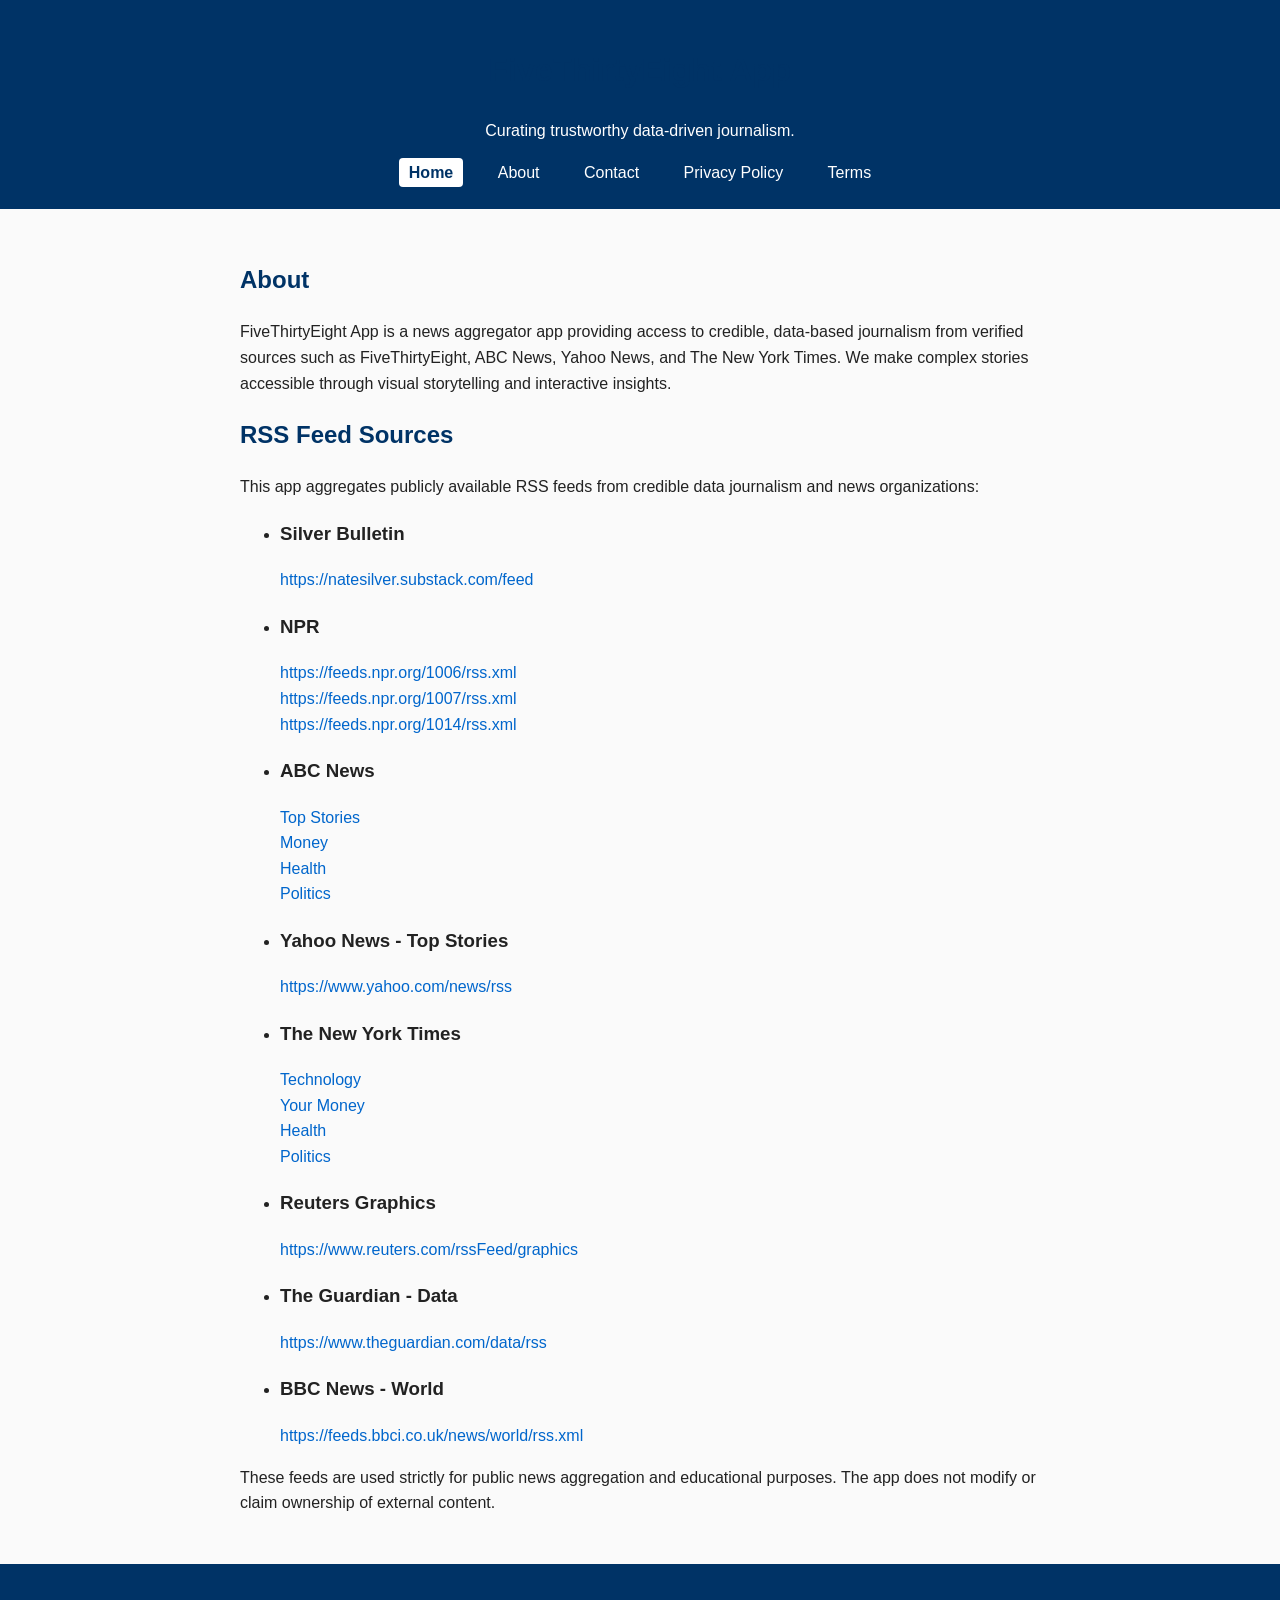
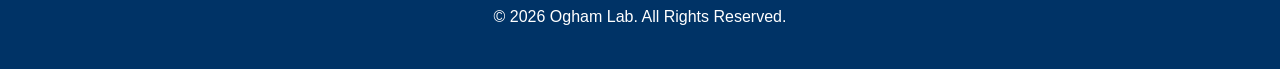
<file: index.html>
<!DOCTYPE html>
<html lang="en">
<head>
  <meta charset="UTF-8">
  <meta name="viewport" content="width=device-width, initial-scale=1.0">
  <title>FiveThirtyEight App</title>
  <link rel="stylesheet" href="styles.css">
</head>
<body>

<header>
  <h1>FiveThirtyEight App</h1>
  <p>Curating trustworthy data-driven journalism.</p>

  <nav>
    <a href="index.html" class="active">Home</a>
    <a href="about.html">About</a>
    <a href="contact.html">Contact</a>
    <a href="privacy.html">Privacy Policy</a>
    <a href="terms.html">Terms</a>
  </nav>
</header>

<main>

  <section id="about">
    <h2>About</h2>
    <p>
      FiveThirtyEight App is a news aggregator app providing access to credible, data-based
      journalism from verified sources such as FiveThirtyEight, ABC News, Yahoo News, and The New York Times.
      We make complex stories accessible through visual storytelling and interactive insights.
    </p>
  </section>

  <section id="sources">
    <h2>RSS Feed Sources</h2>
    <p>This app aggregates publicly available RSS feeds from credible data journalism and news organizations:</p>

    <ul>
      <li>
        <h3>Silver Bulletin</h3>
        <a href="https://natesilver.substack.com/feed" target="_blank">https://natesilver.substack.com/feed</a>
      </li>

      <li>
        <h3>NPR</h3>
        <a href="https://feeds.npr.org/1006/rss.xml" target="_blank">https://feeds.npr.org/1006/rss.xml</a><br>
        <a href="https://feeds.npr.org/1007/rss.xml" target="_blank">https://feeds.npr.org/1007/rss.xml</a><br>
        <a href="https://feeds.npr.org/1014/rss.xml" target="_blank">https://feeds.npr.org/1014/rss.xml</a>
      </li>

      <li>
        <h3>ABC News</h3>
        <a href="https://abcnews.go.com/abcnews/topstories" target="_blank">Top Stories</a><br>
        <a href="https://abcnews.go.com/abcnews/moneyheadlines" target="_blank">Money</a><br>
        <a href="https://abcnews.go.com/abcnews/healthheadlines" target="_blank">Health</a><br>
        <a href="https://abcnews.go.com/abcnews/politicsheadlines" target="_blank">Politics</a>
      </li>

      <li>
        <h3>Yahoo News - Top Stories</h3>
        <a href="https://www.yahoo.com/news/rss" target="_blank">https://www.yahoo.com/news/rss</a>
      </li>

      <li>
        <h3>The New York Times</h3>
        <a href="https://rss.nytimes.com/services/xml/rss/nyt/Technology.xml" target="_blank">Technology</a><br>
        <a href="https://rss.nytimes.com/services/xml/rss/nyt/YourMoney.xml" target="_blank">Your Money</a><br>
        <a href="https://rss.nytimes.com/services/xml/rss/nyt/Health.xml" target="_blank">Health</a><br>
        <a href="https://rss.nytimes.com/services/xml/rss/nyt/Politics.xml" target="_blank">Politics</a>
      </li>

      <li>
        <h3>Reuters Graphics</h3>
        <a href="https://www.reuters.com/rssFeed/graphics" target="_blank">https://www.reuters.com/rssFeed/graphics</a>
      </li>

      <li>
        <h3>The Guardian - Data</h3>
        <a href="https://www.theguardian.com/data/rss" target="_blank">https://www.theguardian.com/data/rss</a>
      </li>

      <li>
        <h3>BBC News - World</h3>
        <a href="https://feeds.bbci.co.uk/news/world/rss.xml" target="_blank">https://feeds.bbci.co.uk/news/world/rss.xml</a>
      </li>
    </ul>

    <p>
      These feeds are used strictly for public news aggregation and educational purposes.
      The app does not modify or claim ownership of external content.
    </p>
  </section>

</main>

<footer>
  <p>© 2026 Ogham Lab. All Rights Reserved.</p>
</footer>

</body>
</html>
</file>
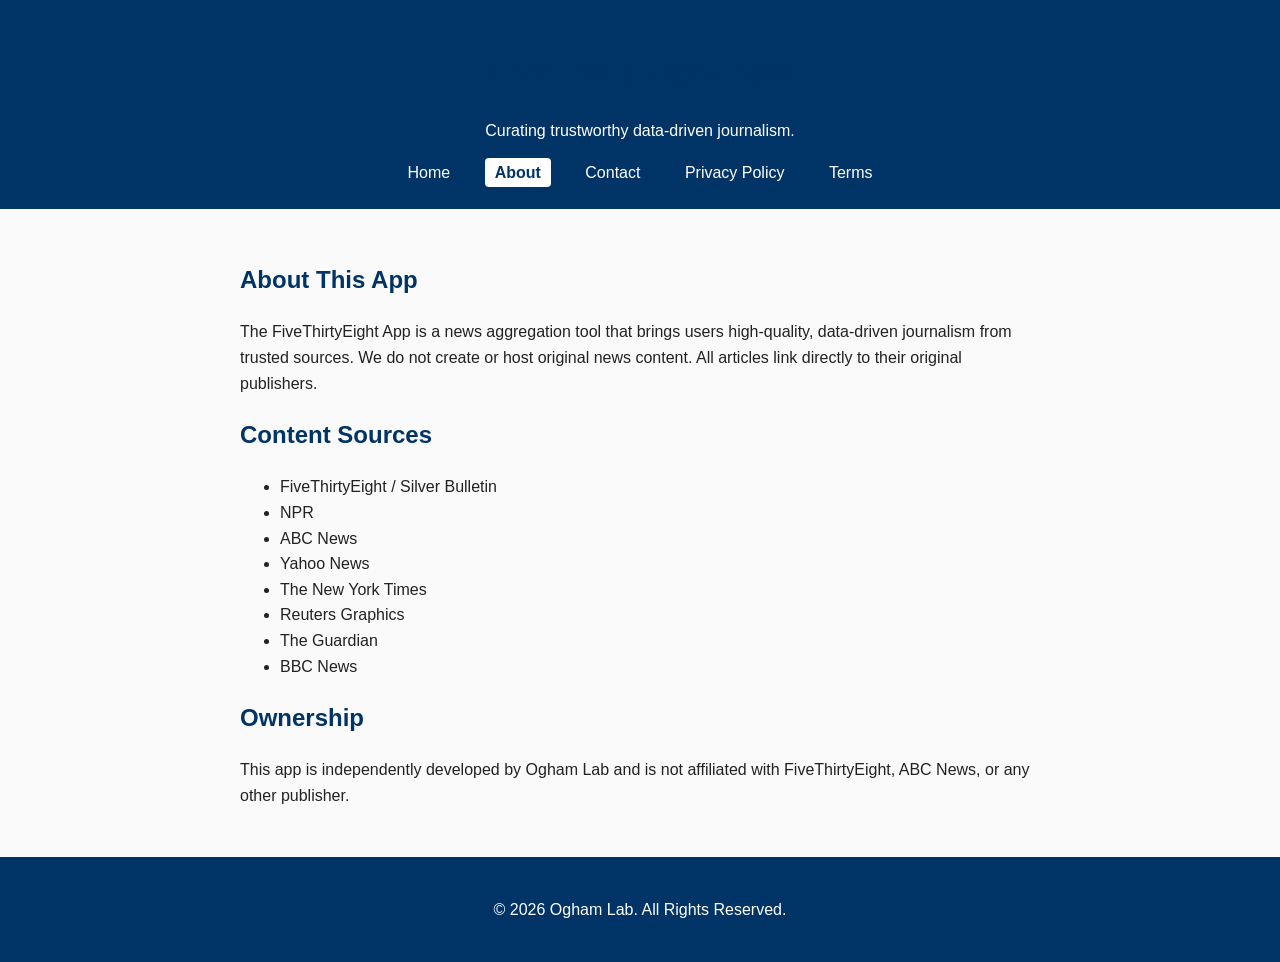
<file: about.html>
<!DOCTYPE html>
<html lang="en">
<head>
  <meta charset="UTF-8">
  <title>About – FiveThirtyEight App</title>
  <link rel="stylesheet" href="styles.css">
</head>
<body>

<header>
  <h1>FiveThirtyEight App</h1>
  <p>Curating trustworthy data-driven journalism.</p>

  <nav>
    <a href="index.html">Home</a>
    <a href="about.html" class="active">About</a>
    <a href="contact.html">Contact</a>
    <a href="privacy.html">Privacy Policy</a>
    <a href="terms.html">Terms</a>
  </nav>
</header>

<main>
  <h2>About This App</h2>
  <p>
    The FiveThirtyEight App is a news aggregation tool that brings users high‑quality,
    data‑driven journalism from trusted sources. We do not create or host original news content.
    All articles link directly to their original publishers.
  </p>

  <h2>Content Sources</h2>
  <ul>
    <li>FiveThirtyEight / Silver Bulletin</li>
    <li>NPR</li>
    <li>ABC News</li>
    <li>Yahoo News</li>
    <li>The New York Times</li>
    <li>Reuters Graphics</li>
    <li>The Guardian</li>
    <li>BBC News</li>
  </ul>

  <h2>Ownership</h2>
  <p>
    This app is independently developed by Ogham Lab and is not affiliated with FiveThirtyEight,
    ABC News, or any other publisher.
  </p>
</main>

<footer>
  <p>© 2026 Ogham Lab. All Rights Reserved.</p>
</footer>

</body>
</html>
</file>
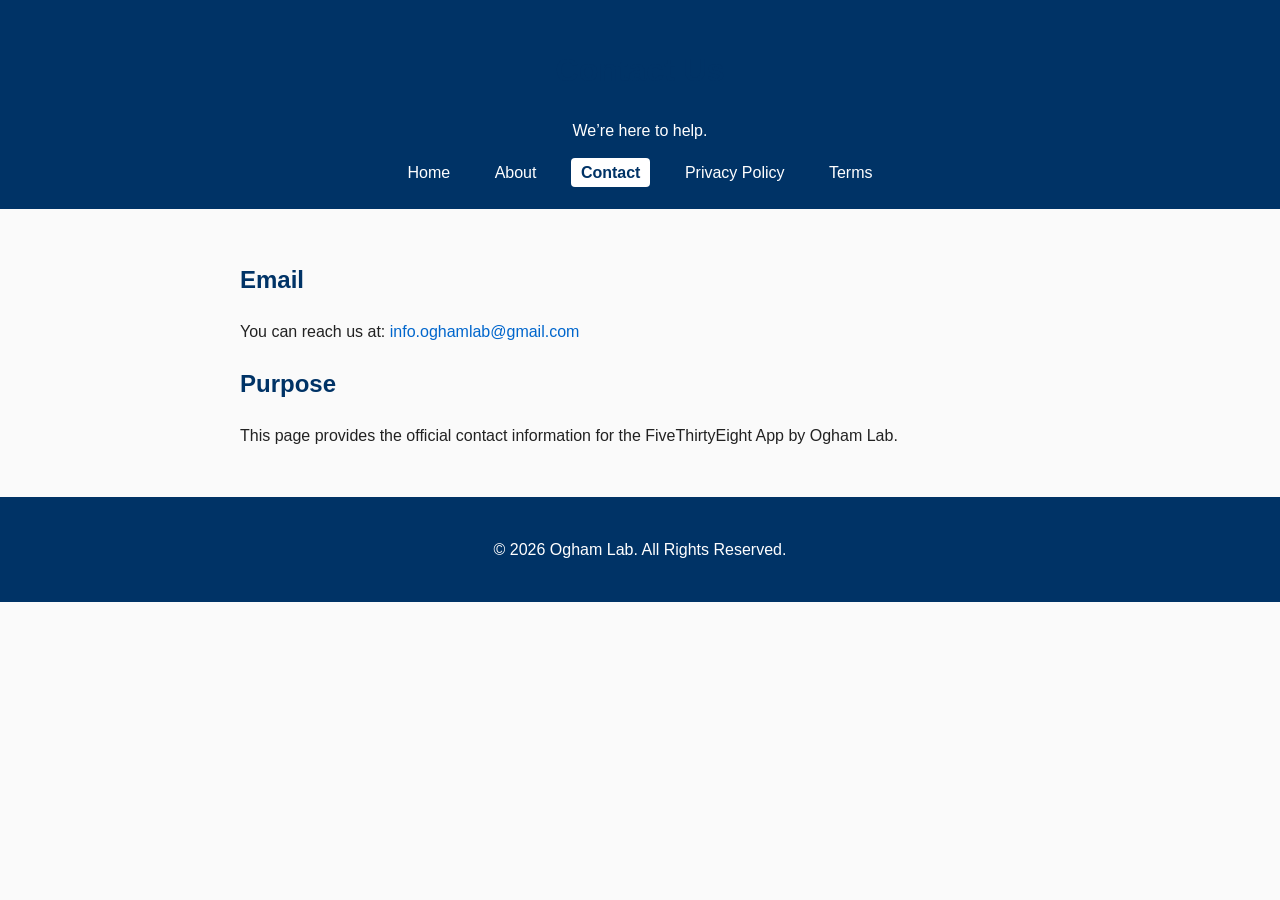
<file: contact.html>
<!DOCTYPE html>
<html lang="en">
<head>
  <meta charset="UTF-8">
  <title>Contact – FiveThirtyEight App</title>
  <link rel="stylesheet" href="styles.css">
</head>
<body>

<header>
  <h1>Contact Us</h1>
  <p>We’re here to help.</p>

  <nav>
    <a href="index.html">Home</a>
    <a href="about.html">About</a>
    <a href="contact.html" class="active">Contact</a>
    <a href="privacy.html">Privacy Policy</a>
    <a href="terms.html">Terms</a>
  </nav>
</header>

<main>
  <h2>Email</h2>
  <p>
    You can reach us at:
    <a href="mailto:info.oghamlab@gmail.com">info.oghamlab@gmail.com</a>
  </p>

  <h2>Purpose</h2>
  <p>
    This page provides the official contact information for the FiveThirtyEight App by Ogham Lab.
  </p>
</main>

<footer>
  <p>© 2026 Ogham Lab. All Rights Reserved.</p>
</footer>

</body>
</html>
</file>
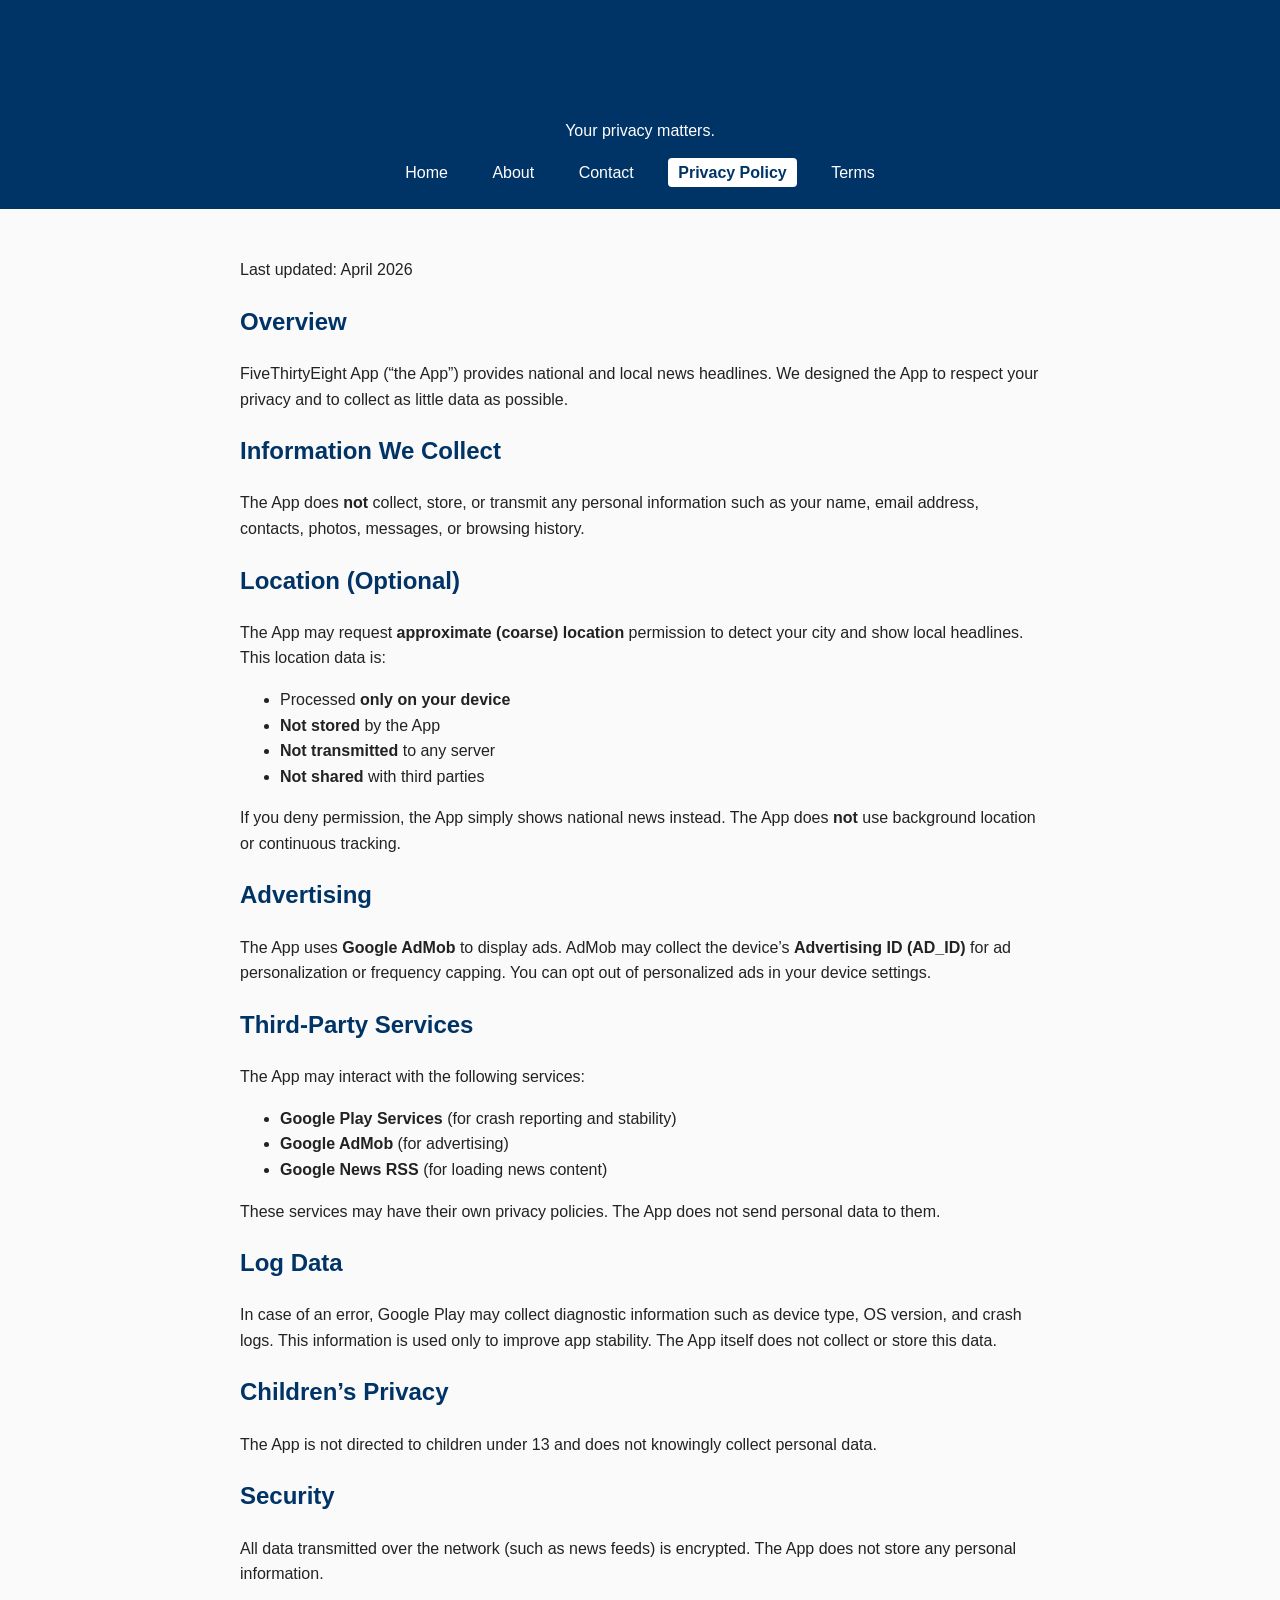
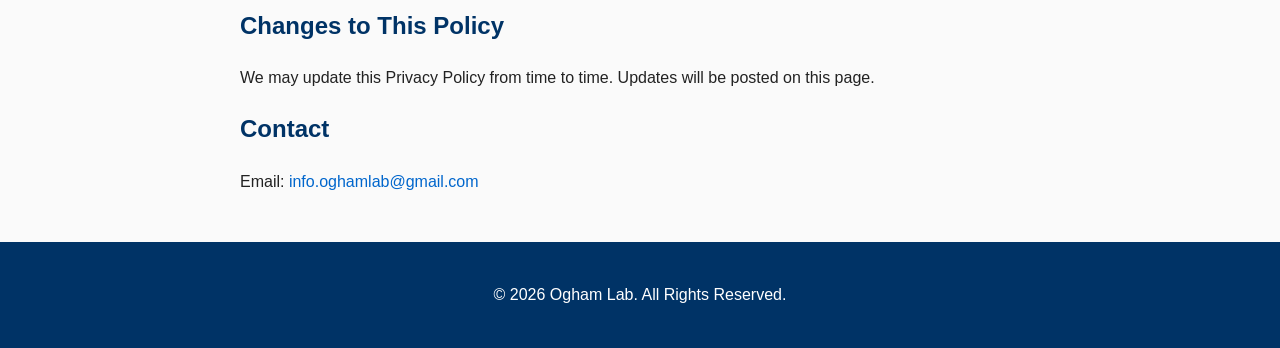
<file: privacy.html>
<!DOCTYPE html>
<html lang="en">
<head>
  <meta charset="UTF-8">
  <title>Privacy Policy – FiveThirtyEight App</title>
  <link rel="stylesheet" href="styles.css">
</head>
<body>

<header>
  <h1>Privacy Policy</h1>
  <p>Your privacy matters.</p>

  <nav>
    <a href="index.html">Home</a>
    <a href="about.html">About</a>
    <a href="contact.html">Contact</a>
    <a href="privacy.html" class="active">Privacy Policy</a>
    <a href="terms.html">Terms</a>
  </nav>
</header>

<main>
  <p>Last updated: April 2026</p>

  <h2>Overview</h2>
  <p>
    FiveThirtyEight App (“the App”) provides national and local news headlines. 
    We designed the App to respect your privacy and to collect as little data as possible.
  </p>

  <h2>Information We Collect</h2>
  <p>
    The App does <strong>not</strong> collect, store, or transmit any personal information such as your name, 
    email address, contacts, photos, messages, or browsing history.
  </p>

  <h2>Location (Optional)</h2>
  <p>
    The App may request <strong>approximate (coarse) location</strong> permission to detect your city and show local headlines.
    This location data is:
  </p>
  <ul>
    <li>Processed <strong>only on your device</strong></li>
    <li><strong>Not stored</strong> by the App</li>
    <li><strong>Not transmitted</strong> to any server</li>
    <li><strong>Not shared</strong> with third parties</li>
  </ul>
  <p>
    If you deny permission, the App simply shows national news instead.
    The App does <strong>not</strong> use background location or continuous tracking.
  </p>

  <h2>Advertising</h2>
  <p>
    The App uses <strong>Google AdMob</strong> to display ads. AdMob may collect the device’s 
    <strong>Advertising ID (AD_ID)</strong> for ad personalization or frequency capping.
    You can opt out of personalized ads in your device settings.
  </p>

  <h2>Third‑Party Services</h2>
  <p>The App may interact with the following services:</p>
  <ul>
    <li><strong>Google Play Services</strong> (for crash reporting and stability)</li>
    <li><strong>Google AdMob</strong> (for advertising)</li>
    <li><strong>Google News RSS</strong> (for loading news content)</li>
  </ul>
  <p>
    These services may have their own privacy policies. The App does not send personal data to them.
  </p>

  <h2>Log Data</h2>
  <p>
    In case of an error, Google Play may collect diagnostic information such as device type, 
    OS version, and crash logs. This information is used only to improve app stability.
    The App itself does not collect or store this data.
  </p>

  <h2>Children’s Privacy</h2>
  <p>
    The App is not directed to children under 13 and does not knowingly collect personal data.
  </p>

  <h2>Security</h2>
  <p>
    All data transmitted over the network (such as news feeds) is encrypted. 
    The App does not store any personal information.
  </p>

  <h2>Changes to This Policy</h2>
  <p>
    We may update this Privacy Policy from time to time. Updates will be posted on this page.
  </p>

  <h2>Contact</h2>
  <p>
    Email:
    <a href="mailto:info.oghamlab@gmail.com">info.oghamlab@gmail.com</a>
  </p>
</main>

<footer>
  <p>© 2026 Ogham Lab. All Rights Reserved.</p>
</footer>

</body>
</html>
</file>
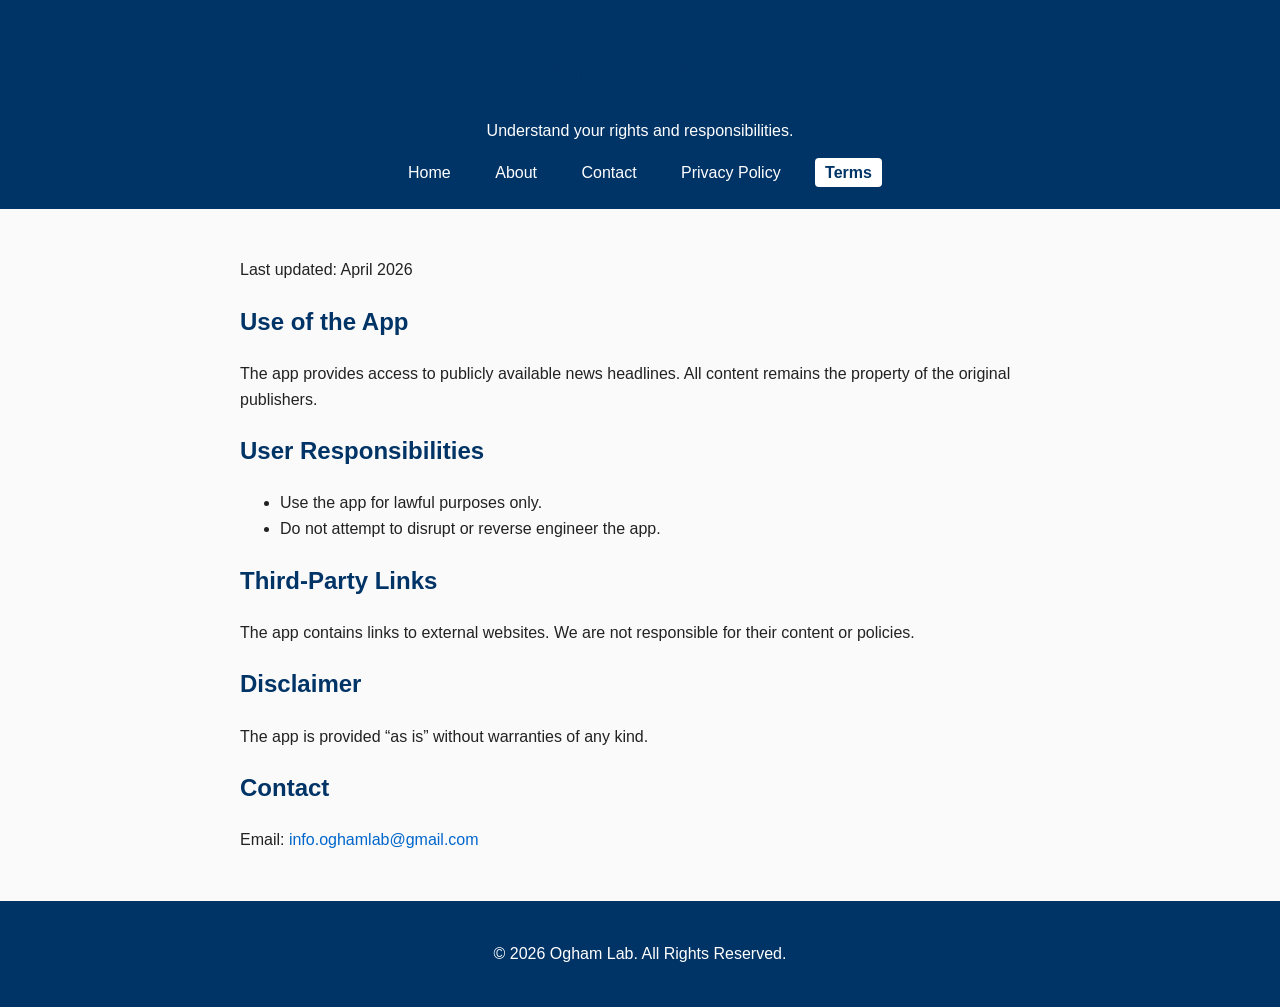
<file: terms.html>
<!DOCTYPE html>
<html lang="en">
<head>
  <meta charset="UTF-8">
  <title>Terms of Service – FiveThirtyEight App</title>
  <link rel="stylesheet" href="styles.css">
</head>
<body>

<header>
  <h1>Terms of Service</h1>
  <p>Understand your rights and responsibilities.</p>

  <nav>
    <a href="index.html">Home</a>
    <a href="about.html">About</a>
    <a href="contact.html">Contact</a>
    <a href="privacy.html">Privacy Policy</a>
    <a href="terms.html" class="active">Terms</a>
  </nav>
</header>

<main>
  <p>Last updated: April 2026</p>

  <h2>Use of the App</h2>
  <p>
    The app provides access to publicly available news headlines. All content remains the property
    of the original publishers.
  </p>

  <h2>User Responsibilities</h2>
  <ul>
    <li>Use the app for lawful purposes only.</li>
    <li>Do not attempt to disrupt or reverse engineer the app.</li>
  </ul>

  <h2>Third‑Party Links</h2>
  <p>
    The app contains links to external websites. We are not responsible for their content or policies.
  </p>

  <h2>Disclaimer</h2>
  <p>
    The app is provided “as is” without warranties of any kind.
  </p>

  <h2>Contact</h2>
  <p>
    Email:
    <a href="mailto:info.oghamlab@gmail.com">info.oghamlab@gmail.com</a>
  </p>
</main>

<footer>
  <p>© 2026 Ogham Lab. All Rights Reserved.</p>
</footer>

</body>
</html>
</file>
<file: styles.css>
body {
  font-family: Arial, sans-serif;
  margin: 0;
  background: #fafafa;
  color: #222;
  line-height: 1.6;
}

header, footer {
  background: #003366;
  color: white;
  text-align: center;
  padding: 1.5rem;
}

nav {
  margin-top: 1rem;
}

nav a {
  color: white;
  margin: 0 10px;
  text-decoration: none;
  padding: 6px 10px;
  border-radius: 4px;
}

nav a:hover {
  background: rgba(255,255,255,0.2);
}

nav a.active {
  background: white;
  color: #003366;
  font-weight: bold;
}

main {
  padding: 2rem;
  max-width: 800px;
  margin: auto;
}

h1, h2 {
  color: #003366;
}

a {
  color: #0066cc;
  text-decoration: none;
}

a:hover {
  text-decoration: underline;
}
</file>
